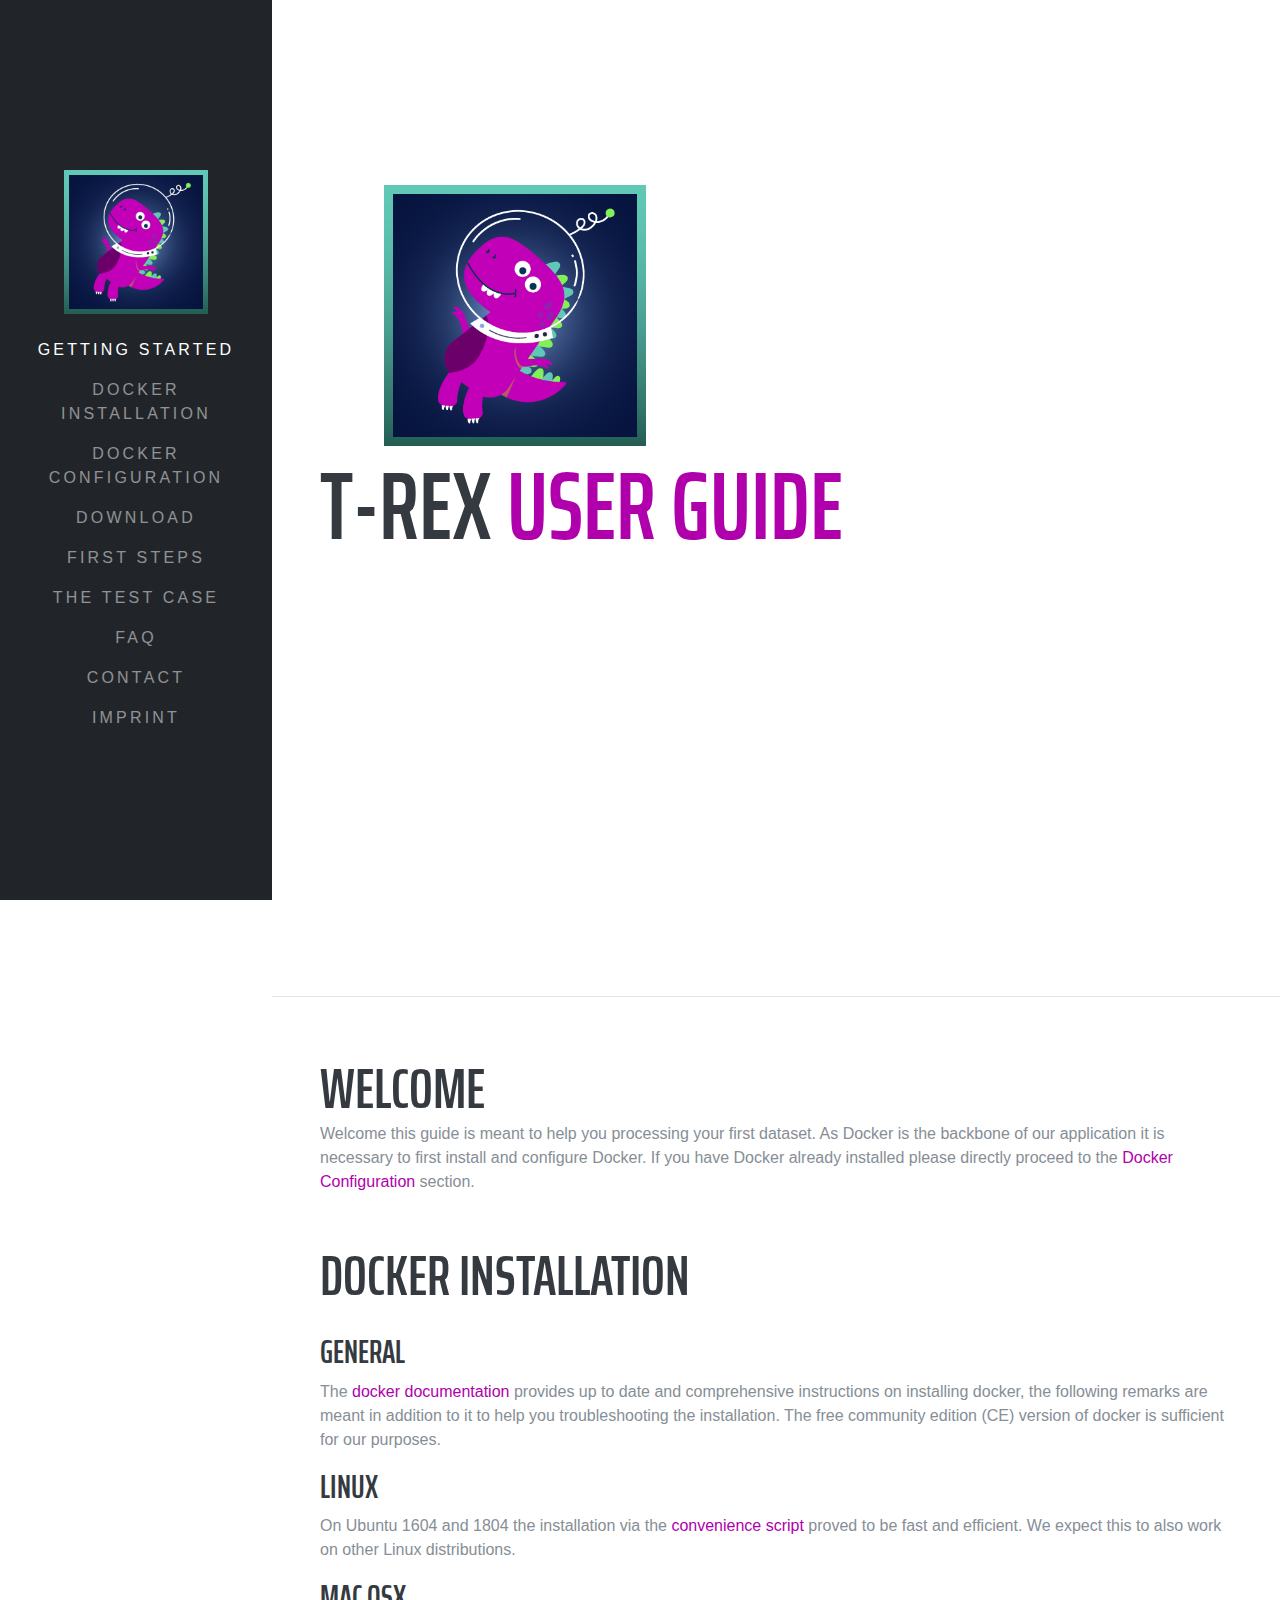
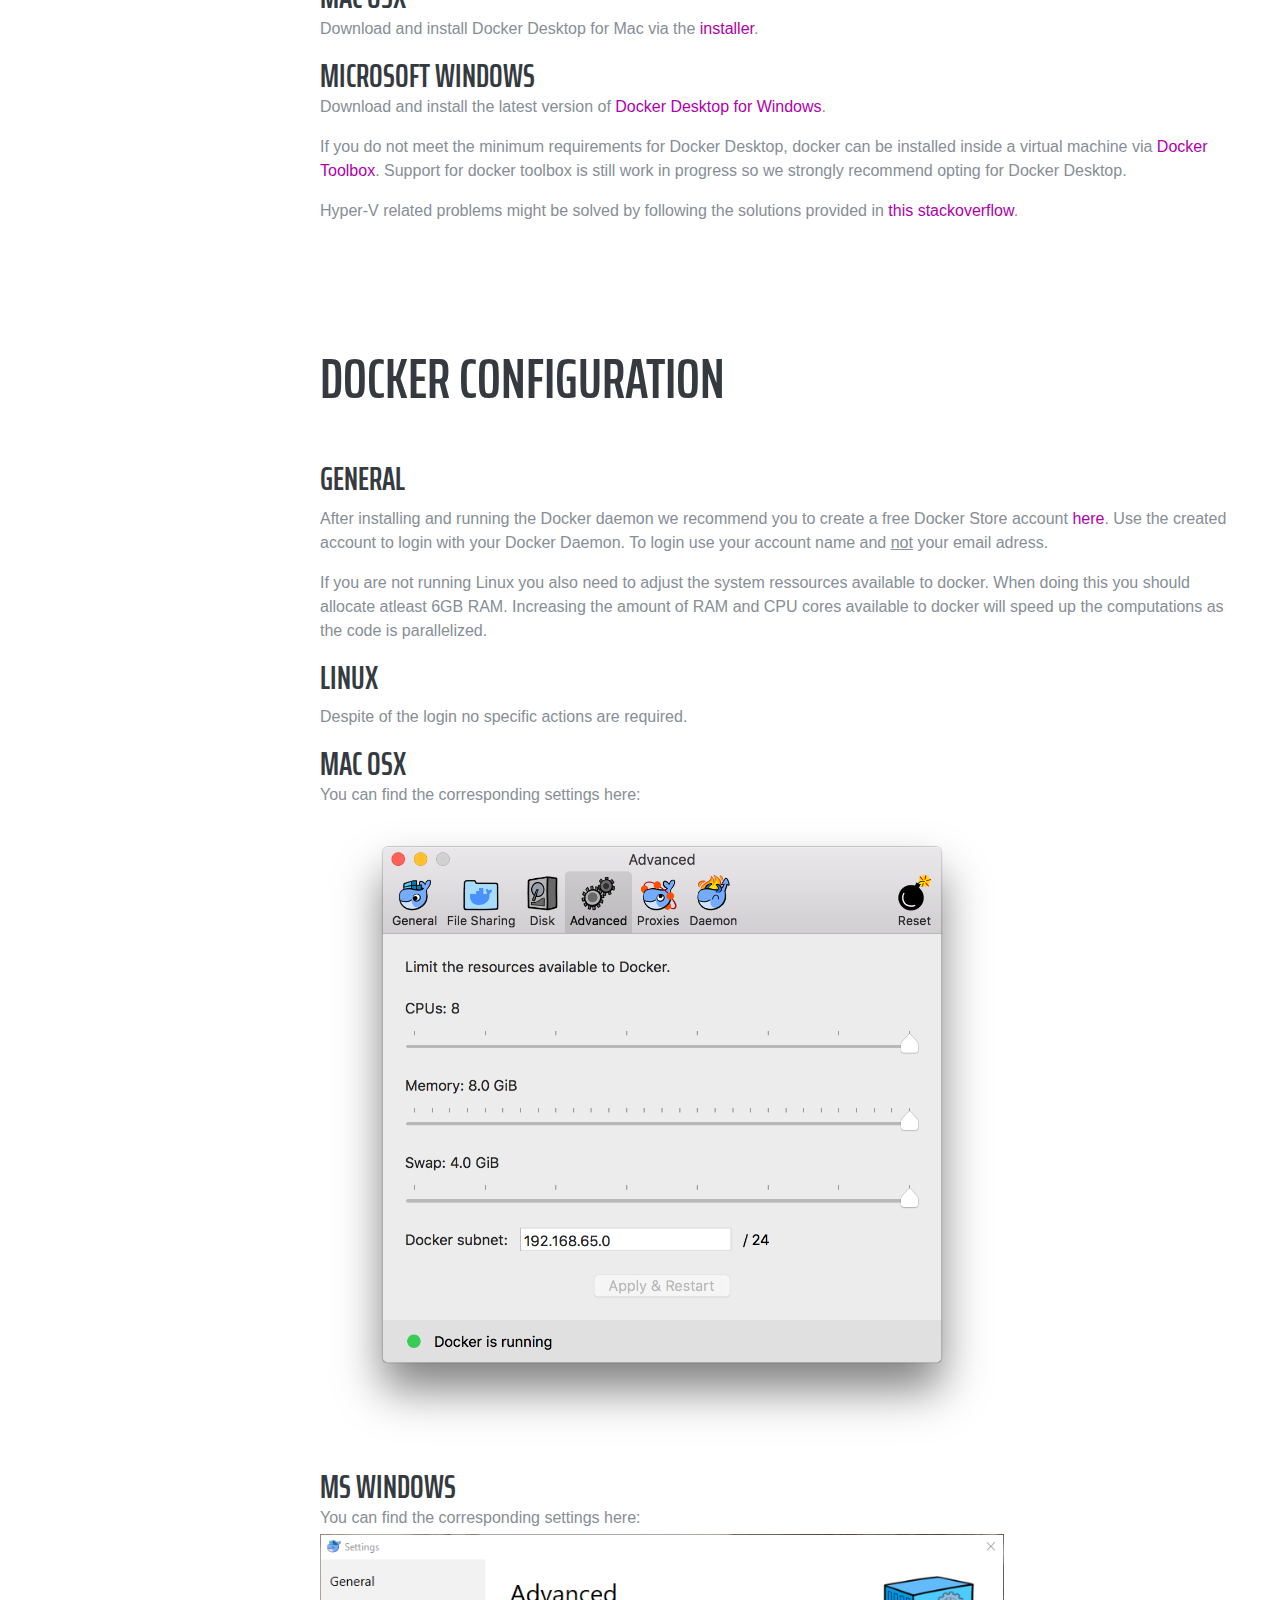
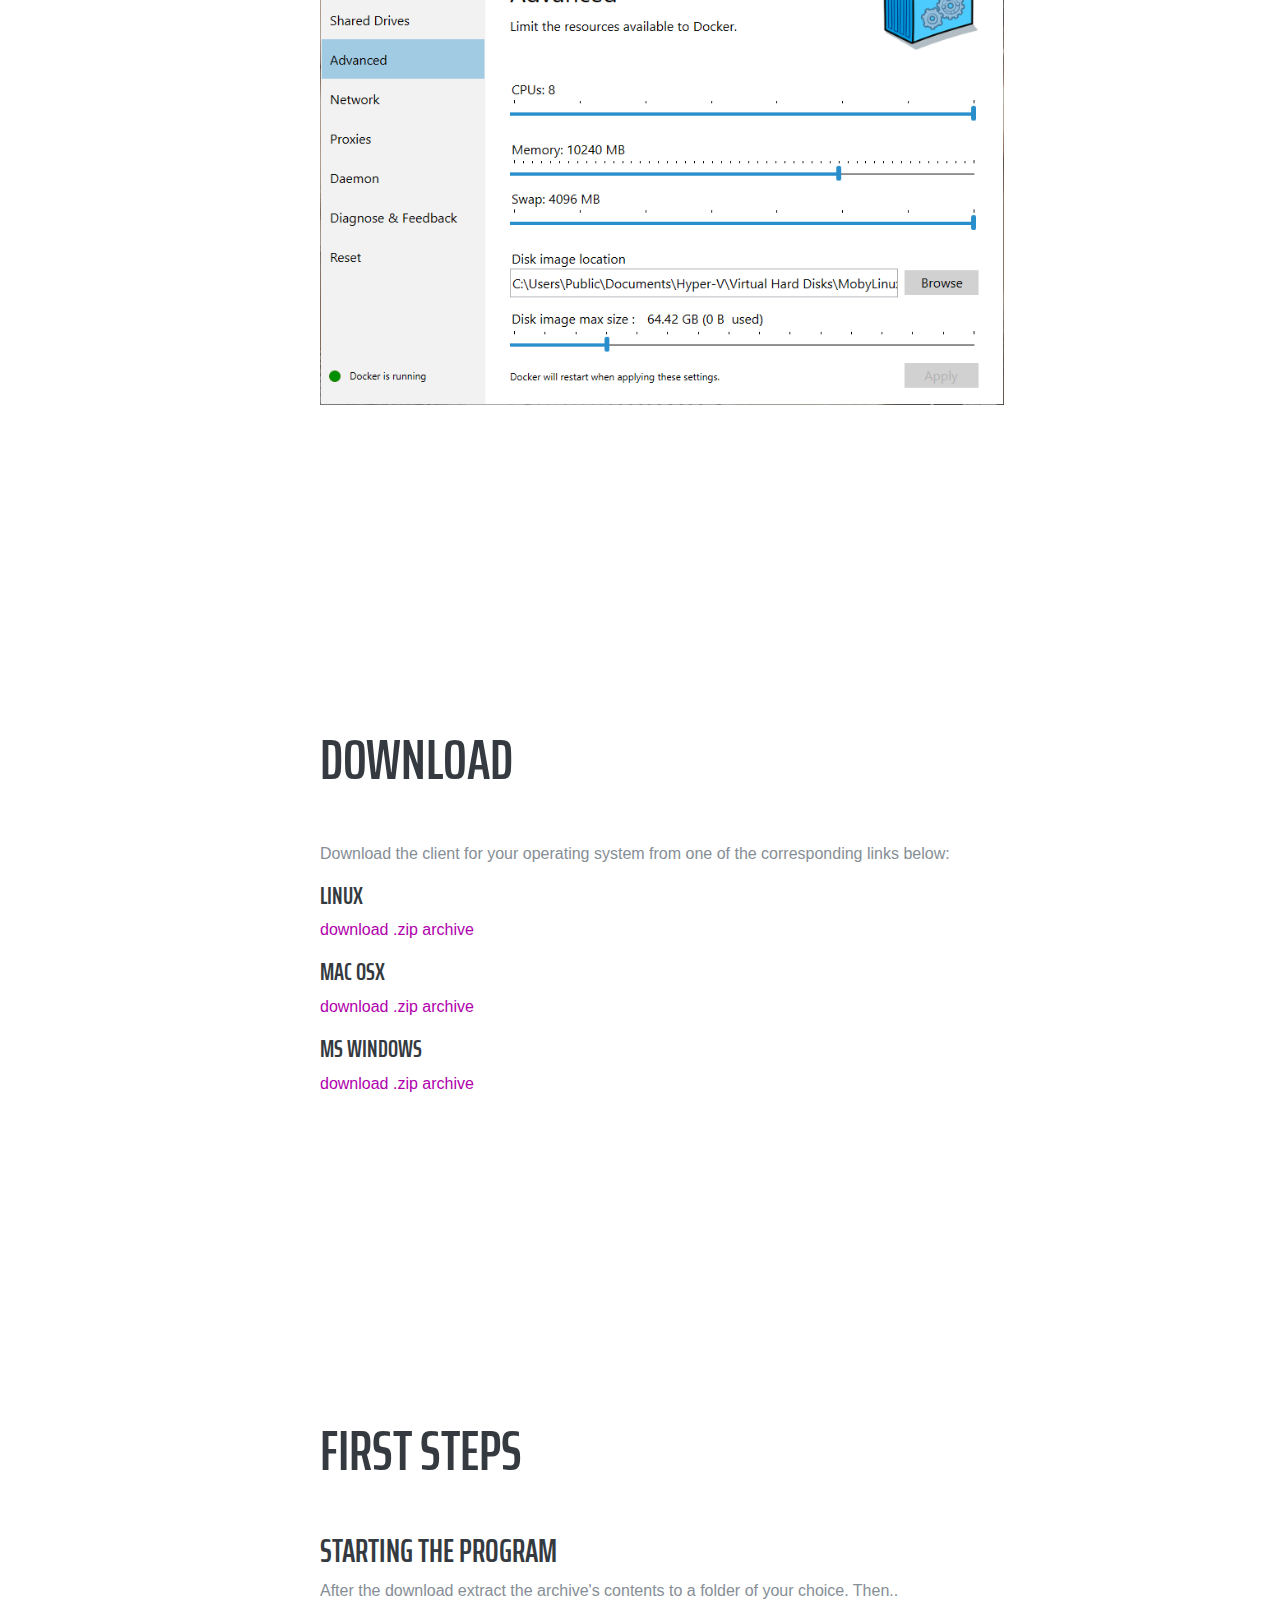
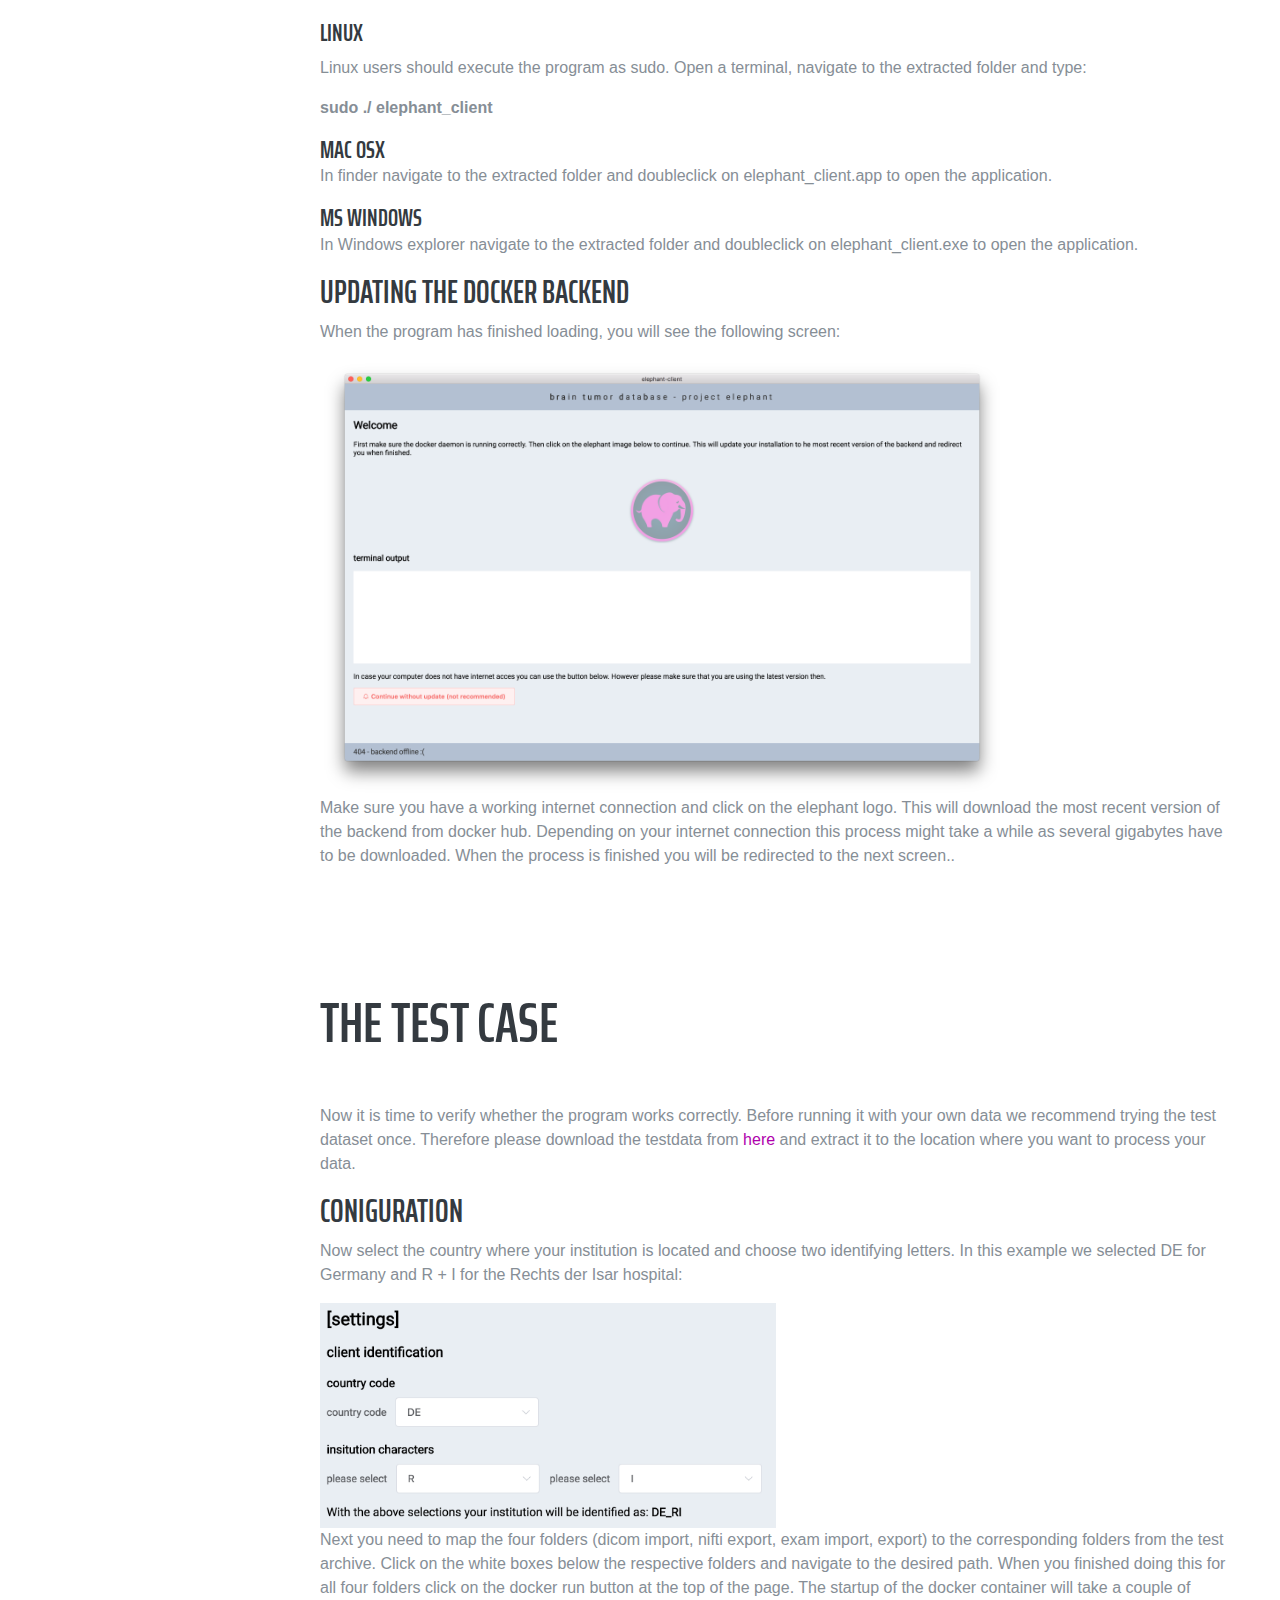
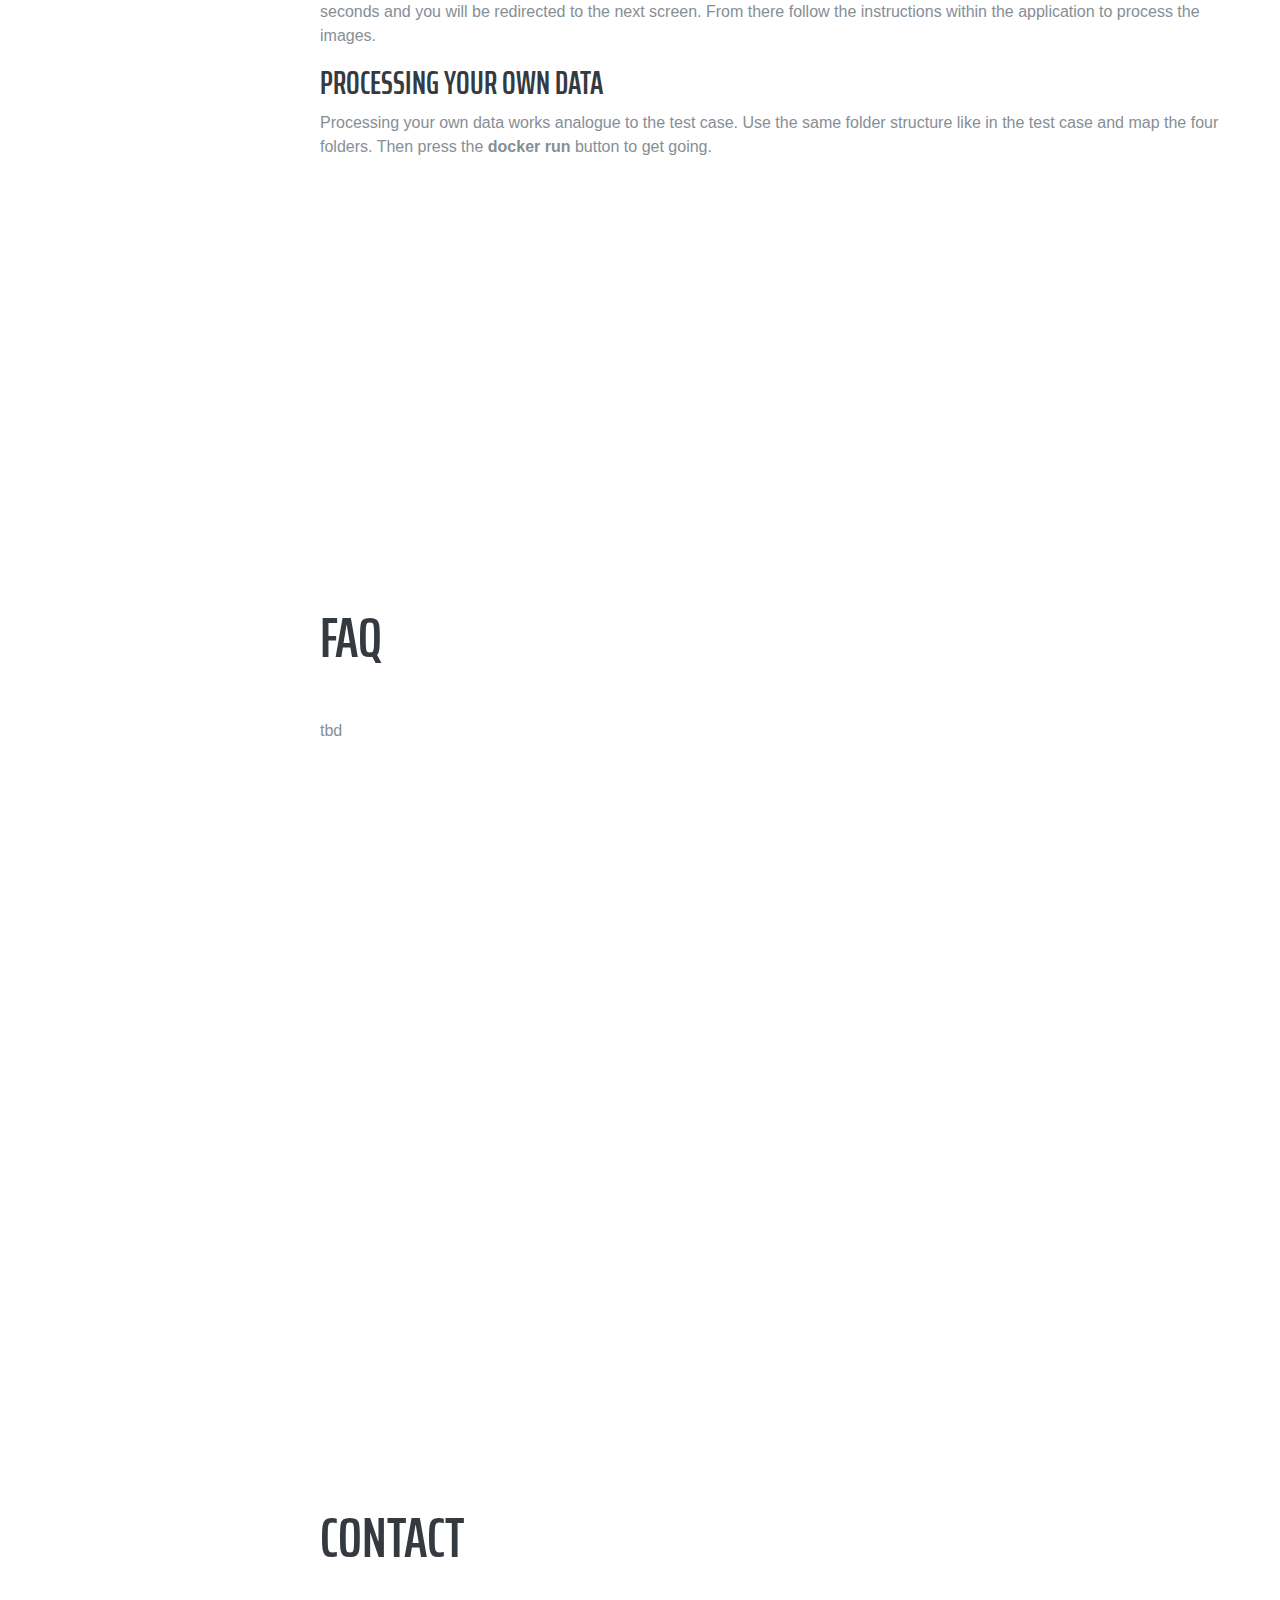
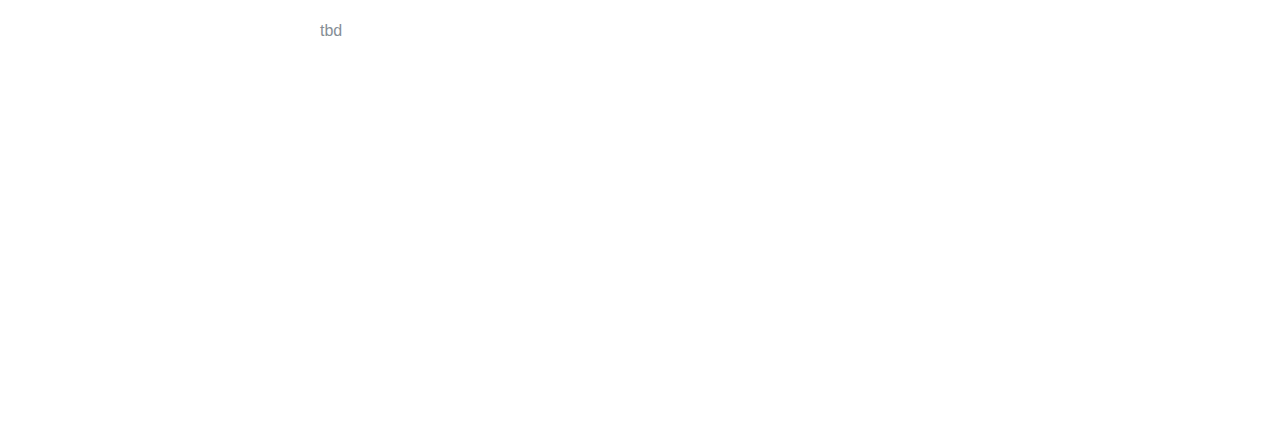
<file: index.html>
<!DOCTYPE html>
<html lang="en">
  <head>
    <meta charset="utf-8" />
    <meta
      name="viewport"
      content="width=device-width, initial-scale=1, shrink-to-fit=no"
    />
    <meta name="description" content="" />
    <meta name="author" content="" />

    <title>t-rex user guide</title>

    <!-- Bootstrap core CSS -->
    <link href="vendor/bootstrap/css/bootstrap.min.css" rel="stylesheet" />

    <!-- Custom fonts for this template -->
    <link
      href="https://fonts.googleapis.com/css?family=Saira+Extra+Condensed:500,700"
      rel="stylesheet"
    />
    <link
      href="https://fonts.googleapis.com/css?family=Muli:400,400i,800,800i"
      rel="stylesheet"
    />
    <link href="vendor/fontawesome-free/css/all.min.css" rel="stylesheet" />

    <!-- Custom styles for this template -->
    <link href="css/resume.min.css" rel="stylesheet" />

    <!--icon-->
    <link rel="shortcut icon" href="/img/icon.ico" />
  </head>

  <body id="page-top">
    <nav
      class="navbar navbar-expand-lg navbar-dark bg-primary fixed-top"
      id="sideNav"
    >
      <a class="navbar-brand js-scroll-trigger" href="#page-top">
        <span class="d-lg-none">
          <img
            class="img-fluid mx-auto mb-0"
            id="mobilelogo"
            src="img/logo.png"
            alt=""
          />
        </span>

        <span class="text-primary d-lg-none">t-rex</span>
        <span class="d-lg-none">guide</span>

        <span class="d-none d-lg-block">
          <img
            class="img-fluid mx-auto mb-2"
            id="logo"
            src="img/logo.png"
            alt=""
          />
        </span>
      </a>
      <button
        class="navbar-toggler"
        type="button"
        data-toggle="collapse"
        data-target="#navbarSupportedContent"
        aria-controls="navbarSupportedContent"
        aria-expanded="false"
        aria-label="Toggle navigation"
      >
        <span class="navbar-toggler-icon"></span>
      </button>
      <div class="collapse navbar-collapse" id="navbarSupportedContent">
        <ul class="navbar-nav">
          <li class="nav-item">
            <a class="nav-link js-scroll-trigger" href="#gettingstarted"
              >getting started</a
            >
          </li>
          <li class="nav-item">
            <a class="nav-link js-scroll-trigger" href="#dockerinstallation"
              >docker installation</a
            >
          </li>
          <li class="nav-item">
            <a class="nav-link js-scroll-trigger" href="#dockerconfiguration"
              >docker configuration</a
            >
          </li>
          <li class="nav-item">
            <a class="nav-link js-scroll-trigger" href="#download">download</a>
          </li>
          <li class="nav-item">
            <a class="nav-link js-scroll-trigger" href="#firststeps"
              >first steps</a
            >
          </li>
          <li class="nav-item">
            <a class="nav-link js-scroll-trigger" href="#testcase"
              >the test case</a
            >
          </li>
          <li class="nav-item">
            <a class="nav-link js-scroll-trigger" href="#faq">FAQ</a>
          </li>
          <li class="nav-item">
            <a class="nav-link js-scroll-trigger" href="#contact">contact</a>
          </li>
          <li class="nav-item">
            <a class="nav-link js-scroll-trigger" href="imprint.html"
              >imprint</a
            >
          </li>
        </ul>
      </div>
    </nav>

    <div class="container-fluid p-0">
      <section
        class="resume-section p-3 p-lg-5 d-flex align-items-center"
        id="gettingstarted"
      >
        <div id="titlepage">
          <div class="w-100">
            <img
              class="img-fluid w-50"
              src="img/logo.png"
              alt=""
              id="welcomelogo"
            />
            <h1 class="mb-3 mt-3">
              t-rex
              <span class="text-primary">user guide</span>
            </h1>
          </div>
        </div>
      </section>

      <hr class="m-0" />

      <section
        class="resume-section p-3 p-lg-5 d-flex align-items-center"
        id="dockerinstallation"
      >
        <div class="my-auto">
          <h2 class="mb-0">Welcome</h2>
          <p>
            Welcome this guide is meant to help you processing your first
            dataset. As Docker is the backbone of our application it is
            necessary to first install and configure Docker. If you have Docker
            already installed please directly proceed to the
            <a href="#dockerconfiguration"> Docker Configuration</a> section.
          </p>

          <h2 class="mb-4 mt-5">docker installation</h2>
          <h3>General</h3>
          <p>
            The
            <a href="https://docs.docker.com/install/" target="_blank"
              >docker documentation</a
            >
            provides up to date and comprehensive instructions on installing
            docker, the following remarks are meant in addition to it to help
            you troubleshooting the installation. The free community edition
            (CE) version of docker is sufficient for our purposes.
          </p>

          <div class="resume-item d-flex flex-column flex-md-row">
            <div class="resume-content mr-auto">
              <h3>Linux</h3>
              <p>
                On Ubuntu 1604 and 1804 the installation via the
                <a
                  href="https://docs.docker.com/install/linux/docker-ce/ubuntu/#install-using-the-convenience-script"
                  target="_blank"
                  >convenience script</a
                >
                proved to be fast and efficient. We expect this to also work on
                other Linux distributions.
              </p>
            </div>
          </div>

          <div class="resume-item d-flex flex-column flex-md-row">
            <div class="resume-content mr-auto">
              <h3 class="mb-0">MAC OSX</h3>
              <p>
                Download and install Docker Desktop for Mac via the
                <a
                  href="https://store.docker.com/editions/community/docker-ce-desktop-mac"
                  target="_blank"
                  >installer</a
                >.
              </p>
            </div>
          </div>

          <div class="resume-item d-flex flex-column flex-md-row">
            <div class="resume-content mr-auto">
              <h3 class="mb-0">Microsoft Windows</h3>
              <p>
                Download and install the latest version of
                <a
                  href="https://docs.docker.com/docker-for-windows/install/"
                  target="_blank"
                  >Docker Desktop for Windows</a
                >.
              </p>
              <p>
                If you do not meet the minimum requirements for Docker Desktop,
                docker can be installed inside a virtual machine via
                <a
                  href="https://docs.docker.com/toolbox/toolbox_install_windows/"
                  target="_blank"
                  >Docker Toolbox</a
                >. Support for docker toolbox is still work in progress so we
                strongly recommend opting for Docker Desktop.
              </p>

              <!--                    https://www.virtualbox.org/manual/ch06.html#natforward
  https://medium.com/@Charles_Stover/fixing-volumes-in-docker-toolbox-4ad5ace0e572
  https://stackoverflow.com/questions/42866013/docker-toolbox-localhost-not-working/42886035
  
  docker-machine create -d virtualbox --virtualbox-cpu-count=2 --virtualbox-memory=6144 --virtualbox-disk-size=80000 default
  -->

              <p>
                Hyper-V related problems might be solved by following the
                solutions provided in
                <a
                  href="https://stackoverflow.com/a/39989990/3485363"
                  target="_blank"
                  >this stackoverflow</a
                >.
              </p>
            </div>
          </div>
        </div>
      </section>

      <section
        class="resume-section p-3 p-lg-5 d-flex align-items-center"
        id="dockerconfiguration"
      >
        <div class="my-auto">
          <h2 class="mb-5">Docker Configuration</h2>

          <h3>General</h3>
          <p>
            After installing and running the Docker daemon we recommend you to
            create a free Docker Store account
            <a
              href="https://store.docker.com/signup?next=%2Feditions%2Fcommunity%2Fdocker-ce-desktop-mac%3Fref%3Dlogin"
              target="_blank"
              >here</a
            >. Use the created account to login with your Docker Daemon. To
            login use your account name and <u>not</u> your email adress.
          </p>

          <p>
            If you are not running Linux you also need to adjust the system
            ressources available to docker. When doing this you should allocate
            atleast 6GB RAM. Increasing the amount of RAM and CPU cores
            available to docker will speed up the computations as the code is
            parallelized.
          </p>

          <div class="resume-item d-flex flex-column flex-md-row">
            <div class="resume-content mr-auto">
              <h3>Linux</h3>
              <p>Despite of the login no specific actions are required.</p>
            </div>
          </div>

          <div class="resume-item d-flex flex-column flex-md-row">
            <div class="resume-content mr-auto">
              <h3 class="mb-0">MAC OSX</h3>
              <p>
                You can find the corresponding settings here:
                <img src="img/res_osx.png" class="w-75 mt-1" />
              </p>
            </div>
          </div>

          <div class="resume-item d-flex flex-column flex-md-row">
            <div class="resume-content mr-auto">
              <h3 class="mb-0">MS Windows</h3>
              <p>
                You can find the corresponding settings here:
                <img src="img/res_win.png" class="w-75 mt-1" />
              </p>
            </div>
          </div>
        </div>
      </section>

      <section
        class="resume-section p-3 p-lg-5 d-flex align-items-center"
        id="download"
      >
        <div class="my-auto">
          <h2 class="mb-5">download</h2>

          <p>
            Download the client for your operating system from one of the
            corresponding links below:
          </p>
          <h4>Linux</h4>
          <p>
            <a href="downloads/elephant_client-linux-x64.zip"
              >download .zip archive</a
            >
          </p>
          <h4>Mac OSX</h4>
          <p>
            <a href="downloads/elephant_client-darwin-x64.zip"
              >download .zip archive</a
            >
          </p>

          <h4>MS Windows</h4>
          <p>
            <a href="downloads/elephant_client-win32-x64.zip"
              >download .zip archive</a
            >
          </p>
        </div>
      </section>

      <section
        class="resume-section p-3 p-lg-5 d-flex align-items-center"
        id="firststeps"
      >
        <div class="my-auto">
          <h2 class="mb-5">first steps</h2>

          <div class="resume-item d-flex flex-column flex-md-row">
            <div class="resume-content mr-auto">
              <h3>starting the program</h3>
              <p>
                After the download extract the archive's contents to a folder of
                your choice. Then..
              </p>
              <h4>Linux</h4>
              <p>
                Linux users should execute the program as sudo. Open a terminal,
                navigate to the extracted folder and type:
              </p>
              <p><b>sudo ./ elephant_client</b></p>
            </div>
          </div>

          <div class="resume-item d-flex flex-column flex-md-row">
            <div class="resume-content mr-auto">
              <h4 class="mb-0">MAC OSX</h4>
              <p>
                In finder navigate to the extracted folder and doubleclick on
                elephant_client.app to open the application.
              </p>
            </div>
          </div>

          <div class="resume-item d-flex flex-column flex-md-row">
            <div class="resume-content mr-auto">
              <h4 class="mb-0">MS Windows</h4>
              <p>
                In Windows explorer navigate to the extracted folder and
                doubleclick on elephant_client.exe to open the application.
              </p>
            </div>
          </div>

          <h3>Updating the docker backend</h3>
          <p>
            When the program has finished loading, you will see the following
            screen:
          </p>
          <img src="img/update.png" class="w-75" />
          <p>
            Make sure you have a working internet connection and click on the
            elephant logo. This will download the most recent version of the
            backend from docker hub. Depending on your internet connection this
            process might take a while as several gigabytes have to be
            downloaded. When the process is finished you will be redirected to
            the next screen..
          </p>
        </div>
      </section>

      <section
        class="resume-section p-3 p-lg-5 d-flex align-items-center"
        id="testcase"
      >
        <div class="my-auto">
          <h2 class="mb-5">the test case</h2>

          <p>
            Now it is time to verify whether the program works correctly. Before
            running it with your own data we recommend trying the test dataset
            once. Therefore please download the testdata from
            <a href="downloads/example_data.zip">here</a> and extract it to the
            location where you want to process your data.
          </p>

          <h3>Coniguration</h3>
          <p>
            Now select the country where your institution is located and choose
            two identifying letters. In this example we selected DE for Germany
            and R + I for the Rechts der Isar hospital:
          </p>
          <img src="img/identification.png" class="w-50" />

          <p>
            Next you need to map the four folders (dicom import, nifti export,
            exam import, export) to the corresponding folders from the test
            archive. Click on the white boxes below the respective folders and
            navigate to the desired path. When you finished doing this for all
            four folders click on the docker run button at the top of the page.
            The startup of the docker container will take a couple of seconds
            and you will be redirected to the next screen. From there follow the
            instructions within the application to process the images.
          </p>

          <h3>Processing your own data</h3>
          <p>
            Processing your own data works analogue to the test case. Use the
            same folder structure like in the test case and map the four
            folders. Then press the <b>docker run</b> button to get going.
          </p>
        </div>
      </section>

      <section
        class="resume-section p-3 p-lg-5 d-flex align-items-center"
        id="faq"
      >
        <div class="my-auto">
          <h2 class="mb-5">FAQ</h2>

          <p>tbd</p>
        </div>
      </section>

      <section
        class="resume-section p-3 p-lg-5 d-flex align-items-center"
        id="contact"
      >
        <div class="my-auto">
          <h2 class="mb-5">contact</h2>

          <p>tbd</p>
        </div>
      </section>
    </div>

    <!-- Bootstrap core JavaScript -->
    <script src="vendor/jquery/jquery.min.js"></script>
    <script src="vendor/bootstrap/js/bootstrap.bundle.min.js"></script>

    <!-- Plugin JavaScript -->
    <script src="vendor/jquery-easing/jquery.easing.min.js"></script>

    <!-- Custom scripts for this template -->
    <script src="js/resume.min.js"></script>
  </body>
</html>
</file>
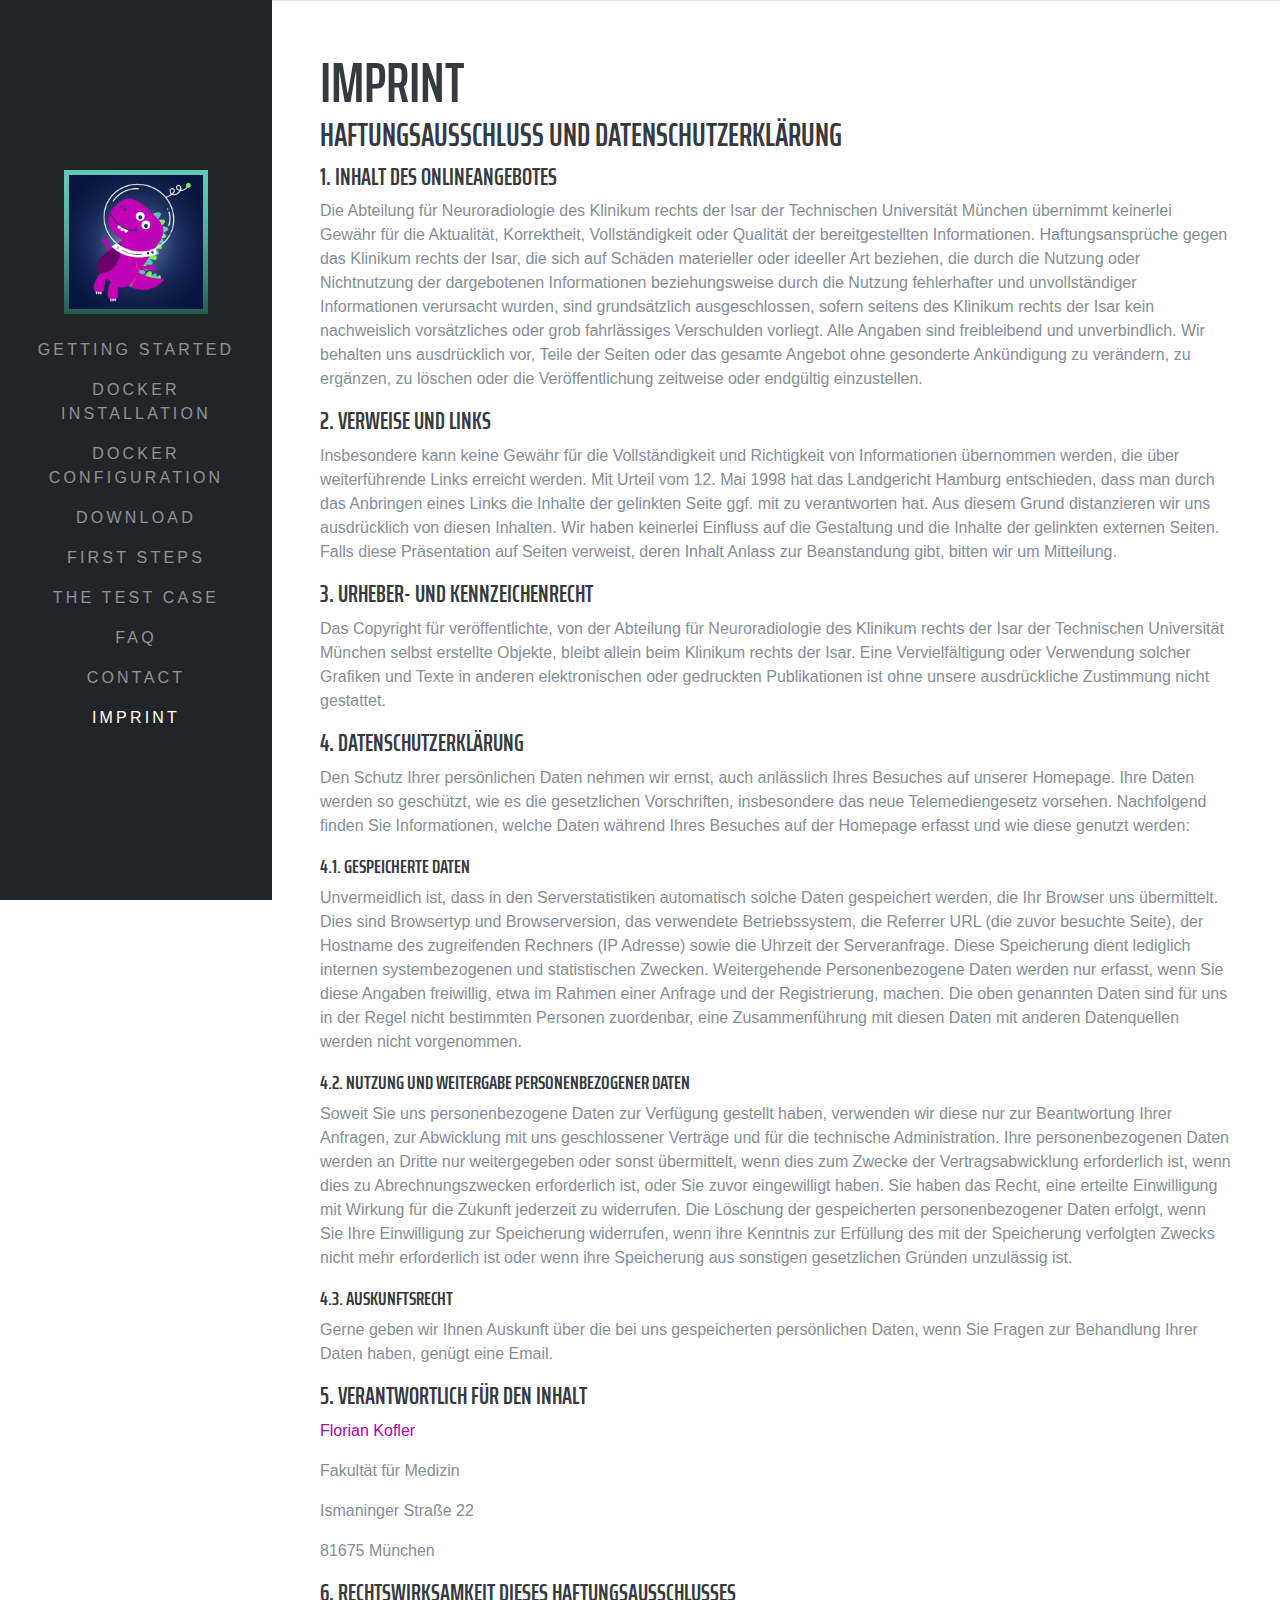
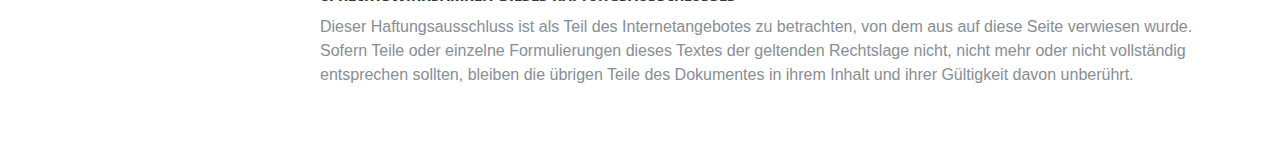
<file: imprint.html>
<!DOCTYPE html>
<html lang="en">
  <head>
    <meta charset="utf-8" />
    <meta
      name="viewport"
      content="width=device-width, initial-scale=1, shrink-to-fit=no"
    />
    <meta name="description" content="" />
    <meta name="author" content="" />

    <title>elephant user guide</title>

    <!-- Bootstrap core CSS -->
    <link href="vendor/bootstrap/css/bootstrap.min.css" rel="stylesheet" />

    <!-- Custom fonts for this template -->
    <link
      href="https://fonts.googleapis.com/css?family=Saira+Extra+Condensed:500,700"
      rel="stylesheet"
    />
    <link
      href="https://fonts.googleapis.com/css?family=Muli:400,400i,800,800i"
      rel="stylesheet"
    />
    <link href="vendor/fontawesome-free/css/all.min.css" rel="stylesheet" />

    <!-- Custom styles for this template -->
    <link href="css/resume.min.css" rel="stylesheet" />

    <!--icon-->
    <link rel="shortcut icon" href="/img/icon.ico" />
  </head>

  <body id="page-top">
    <nav
      class="navbar navbar-expand-lg navbar-dark bg-primary fixed-top"
      id="sideNav"
    >
      <a class="navbar-brand js-scroll-trigger" href="#page-top">
        <span class="d-lg-none">
          <img
            class="img-fluid mx-auto mb-0"
            id="mobilelogo"
            src="img/logo.png"
            alt=""
          />
        </span>

        <span class="text-primary d-lg-none">elephant</span>
        <span class="d-lg-none">guide</span>

        <span class="d-none d-lg-block">
          <img
            class="img-fluid mx-auto mb-2"
            id="logo"
            src="img/logo.png"
            alt=""
          />
        </span>
      </a>
      <button
        class="navbar-toggler"
        type="button"
        data-toggle="collapse"
        data-target="#navbarSupportedContent"
        aria-controls="navbarSupportedContent"
        aria-expanded="false"
        aria-label="Toggle navigation"
      >
        <span class="navbar-toggler-icon"></span>
      </button>
      <div class="collapse navbar-collapse" id="navbarSupportedContent">
        <ul class="navbar-nav">
          <li class="nav-item">
            <a
              class="nav-link js-scroll-trigger"
              href="index.html#gettingstarted"
              >getting started</a
            >
          </li>
          <li class="nav-item">
            <a
              class="nav-link js-scroll-trigger"
              href="index.html#dockerinstallation"
              >docker installation</a
            >
          </li>
          <li class="nav-item">
            <a
              class="nav-link js-scroll-trigger"
              href="index.html#dockerconfiguration"
              >docker configuration</a
            >
          </li>
          <li class="nav-item">
            <a class="nav-link js-scroll-trigger" href="index.html#download"
              >download</a
            >
          </li>
          <li class="nav-item">
            <a class="nav-link js-scroll-trigger" href="index.html#firststeps"
              >first steps</a
            >
          </li>
          <li class="nav-item">
            <a class="nav-link js-scroll-trigger" href="index.html#testcase"
              >the test case</a
            >
          </li>
          <li class="nav-item">
            <a class="nav-link js-scroll-trigger" href="index.html#faq">FAQ</a>
          </li>
          <li class="nav-item">
            <a class="nav-link js-scroll-trigger" href="index.html#contact"
              >contact</a
            >
          </li>
          <li class="nav-item">
            <a class="nav-link js-scroll-trigger" href="#imprint">imprint</a>
          </li>
        </ul>
      </div>
    </nav>

    <div class="container-fluid p-0">
      <hr class="m-0" />

      <section
        class="resume-section p-3 p-lg-5 d-flex align-items-center"
        id="imprint"
      >
        <div class="my-auto">
          <h2 class="mb-0">Imprint</h2>
          <h3>Haftungsausschluss und Datenschutzerklärung</h3>
          <h4>1. Inhalt des Onlineangebotes</h4>
          <p>
            Die Abteilung für Neuroradiologie des Klinikum rechts der Isar der
            Technischen Universität München übernimmt keinerlei Gewähr für die
            Aktualität, Korrektheit, Vollständigkeit oder Qualität der
            bereitgestellten Informationen. Haftungsansprüche gegen das Klinikum
            rechts der Isar, die sich auf Schäden materieller oder ideeller Art
            beziehen, die durch die Nutzung oder Nichtnutzung der dargebotenen
            Informationen beziehungsweise durch die Nutzung fehlerhafter und
            unvollständiger Informationen verursacht wurden, sind grundsätzlich
            ausgeschlossen, sofern seitens des Klinikum rechts der Isar kein
            nachweislich vorsätzliches oder grob fahrlässiges Verschulden
            vorliegt. Alle Angaben sind freibleibend und unverbindlich. Wir
            behalten uns ausdrücklich vor, Teile der Seiten oder das gesamte
            Angebot ohne gesonderte Ankündigung zu verändern, zu ergänzen, zu
            löschen oder die Veröffentlichung zeitweise oder endgültig
            einzustellen.
          </p>

          <h4>2. Verweise und Links</h4>
          <p>
            Insbesondere kann keine Gewähr für die Vollständigkeit und
            Richtigkeit von Informationen übernommen werden, die über
            weiterführende Links erreicht werden. Mit Urteil vom 12. Mai 1998
            hat das Landgericht Hamburg entschieden, dass man durch das
            Anbringen eines Links die Inhalte der gelinkten Seite ggf. mit zu
            verantworten hat. Aus diesem Grund distanzieren wir uns ausdrücklich
            von diesen Inhalten. Wir haben keinerlei Einfluss auf die Gestaltung
            und die Inhalte der gelinkten externen Seiten. Falls diese
            Präsentation auf Seiten verweist, deren Inhalt Anlass zur
            Beanstandung gibt, bitten wir um Mitteilung.
          </p>

          <h4>3. Urheber- und Kennzeichenrecht</h4>
          <p>
            Das Copyright für veröffentlichte, von der Abteilung für
            Neuroradiologie des Klinikum rechts der Isar der Technischen
            Universität München selbst erstellte Objekte, bleibt allein beim
            Klinikum rechts der Isar. Eine Vervielfältigung oder Verwendung
            solcher Grafiken und Texte in anderen elektronischen oder gedruckten
            Publikationen ist ohne unsere ausdrückliche Zustimmung nicht
            gestattet.
          </p>

          <h4>4. Datenschutzerklärung</h4>
          <p>
            Den Schutz Ihrer persönlichen Daten nehmen wir ernst, auch
            anlässlich Ihres Besuches auf unserer Homepage. Ihre Daten werden so
            geschützt, wie es die gesetzlichen Vorschriften, insbesondere das
            neue Telemediengesetz vorsehen. Nachfolgend finden Sie
            Informationen, welche Daten während Ihres Besuches auf der Homepage
            erfasst und wie diese genutzt werden:
          </p>

          <h5>4.1. Gespeicherte Daten</h5>
          <p>
            Unvermeidlich ist, dass in den Serverstatistiken automatisch solche
            Daten gespeichert werden, die Ihr Browser uns übermittelt. Dies sind
            Browsertyp und Browserversion, das verwendete Betriebssystem, die
            Referrer URL (die zuvor besuchte Seite), der Hostname des
            zugreifenden Rechners (IP Adresse) sowie die Uhrzeit der
            Serveranfrage. Diese Speicherung dient lediglich internen
            systembezogenen und statistischen Zwecken. Weitergehende
            Personenbezogene Daten werden nur erfasst, wenn Sie diese Angaben
            freiwillig, etwa im Rahmen einer Anfrage und der Registrierung,
            machen. Die oben genannten Daten sind für uns in der Regel nicht
            bestimmten Personen zuordenbar, eine Zusammenführung mit diesen
            Daten mit anderen Datenquellen werden nicht vorgenommen.
          </p>

          <h5>4.2. Nutzung und Weitergabe personenbezogener Daten</h5>
          <p>
            Soweit Sie uns personenbezogene Daten zur Verfügung gestellt haben,
            verwenden wir diese nur zur Beantwortung Ihrer Anfragen, zur
            Abwicklung mit uns geschlossener Verträge und für die technische
            Administration. Ihre personenbezogenen Daten werden an Dritte nur
            weitergegeben oder sonst übermittelt, wenn dies zum Zwecke der
            Vertragsabwicklung erforderlich ist, wenn dies zu Abrechnungszwecken
            erforderlich ist, oder Sie zuvor eingewilligt haben. Sie haben das
            Recht, eine erteilte Einwilligung mit Wirkung für die Zukunft
            jederzeit zu widerrufen. Die Löschung der gespeicherten
            personenbezogener Daten erfolgt, wenn Sie Ihre Einwilligung zur
            Speicherung widerrufen, wenn ihre Kenntnis zur Erfüllung des mit der
            Speicherung verfolgten Zwecks nicht mehr erforderlich ist oder wenn
            ihre Speicherung aus sonstigen gesetzlichen Gründen unzulässig ist.
          </p>

          <h5>4.3. Auskunftsrecht</h5>
          <p>
            Gerne geben wir Ihnen Auskunft über die bei uns gespeicherten
            persönlichen Daten, wenn Sie Fragen zur Behandlung Ihrer Daten
            haben, genügt eine Email.
          </p>

          <h4>5. Verantwortlich für den Inhalt</h4>
          <div id="adress">
            <p>
              <a href="mailto:florian.kofler  {{ [[at]] }} tum.de"
                >Florian Kofler</a
              >
            </p>
            <p>Fakultät für Medizin</p>
            <p>Ismaninger Straße 22</p>
            <p>81675 München</p>
          </div>
          <p></p>

          <h4>6. Rechtswirksamkeit dieses Haftungsausschlusses</h4>
          <p>
            Dieser Haftungsausschluss ist als Teil des Internetangebotes zu
            betrachten, von dem aus auf diese Seite verwiesen wurde. Sofern
            Teile oder einzelne Formulierungen dieses Textes der geltenden
            Rechtslage nicht, nicht mehr oder nicht vollständig entsprechen
            sollten, bleiben die übrigen Teile des Dokumentes in ihrem Inhalt
            und ihrer Gültigkeit davon unberührt.
          </p>
        </div>
      </section>
    </div>

    <!-- Bootstrap core JavaScript -->
    <script src="vendor/jquery/jquery.min.js"></script>
    <script src="vendor/bootstrap/js/bootstrap.bundle.min.js"></script>

    <!-- Plugin JavaScript -->
    <script src="vendor/jquery-easing/jquery.easing.min.js"></script>

    <!-- Custom scripts for this template -->
    <script src="js/resume.min.js"></script>
  </body>
</html>
</file>
<file: css/resume.min.css>
/*!
 * Start Bootstrap - t-rex_guide v1.0.0 (https://bratum.mgruber.eu/)
 * Copyright 2013-2019 Florian Kofler
 * Licensed under MIT (https://github.com/BlackrockDigital/t-rex_guide/blob/master/LICENSE)
 */body{font-family:"Open Sans",-apple-system,BlinkMacSystemFont,"Segoe UI",Roboto,"Helvetica Neue",Arial,sans-serif,"Apple Color Emoji","Segoe UI Emoji","Segoe UI Symbol","Noto Color Emoji";padding-top:54px;color:#868e96}@media (min-width:992px){body{padding-top:0;padding-left:17rem}}h1,h2,h3,h4,h5,h6{font-family:"Saira Extra Condensed",-apple-system,BlinkMacSystemFont,"Segoe UI",Roboto,"Helvetica Neue",Arial,sans-serif,"Apple Color Emoji","Segoe UI Emoji","Segoe UI Symbol","Noto Color Emoji";font-weight:600;text-transform:uppercase;color:#343a40}h1{font-size:6rem;line-height:5.5rem}h2{font-size:3.5rem}h3{font-size:2rem}p.lead{font-size:1.15rem;font-weight:400}#titlepage{min-height:100%;min-height:100vh;padding-top:15%}#welcomelogo{margin-left:4em}.subheading{text-transform:uppercase;font-weight:500;font-family:"Saira Extra Condensed",-apple-system,BlinkMacSystemFont,"Segoe UI",Roboto,"Helvetica Neue",Arial,sans-serif,"Apple Color Emoji","Segoe UI Emoji","Segoe UI Symbol","Noto Color Emoji";font-size:1.5rem}.social-icons a{display:inline-block;height:3.5rem;width:3.5rem;background-color:#495057;color:#fff!important;border-radius:100%;text-align:center;font-size:1.5rem;line-height:3.5rem;margin-right:1rem}.social-icons a:last-child{margin-right:0}.social-icons a:hover{background-color:#af00ac}.dev-icons{font-size:3rem}.dev-icons .list-inline-item i:hover{color:#af00ac}#sideNav .navbar-nav .nav-item .nav-link{font-weight:200;letter-spacing:.2rem;text-transform:uppercase}#sideNav .navbar-toggler:focus{outline-color:#fc00f7}#mobilelogo{width:2.4rem}#logo{width:9rem}@media (min-width:992px){#sideNav{text-align:center;position:fixed;top:0;left:0;display:-webkit-box;display:-ms-flexbox;display:flex;-webkit-box-orient:vertical;-webkit-box-direction:normal;-ms-flex-direction:column;flex-direction:column;width:17rem;height:100vh}#sideNav .navbar-brand{display:-webkit-box;display:-ms-flexbox;display:flex;margin:auto auto 0;padding:.5rem}#sideNav .navbar-brand .img-profile{max-width:10rem;max-height:10rem;border:.5rem solid rgba(255,255,255,.2)}#sideNav .navbar-collapse{display:-webkit-box;display:-ms-flexbox;display:flex;-webkit-box-align:start;-ms-flex-align:start;align-items:flex-start;-webkit-box-flex:0;-ms-flex-positive:0;flex-grow:0;width:100%;margin-bottom:auto}#sideNav .navbar-collapse .navbar-nav{-webkit-box-orient:vertical;-webkit-box-direction:normal;-ms-flex-direction:column;flex-direction:column;width:100%}#sideNav .navbar-collapse .navbar-nav .nav-item{display:block}#sideNav .navbar-collapse .navbar-nav .nav-item .nav-link{display:block}}section.resume-section{padding-top:5rem!important;padding-bottom:5rem!important;max-width:75rem}section.resume-section .resume-item .resume-date{min-width:none}@media (min-width:768px){section.resume-section{min-height:100vh}section.resume-section .resume-item .resume-date{min-width:18rem}}@media (min-width:992px){section.resume-section{padding-top:3rem!important;padding-bottom:3rem!important}}.bg-primary{background-color:#212529!important}.text-primary{color:#af00ac!important}a{color:#af00ac}a:active,a:focus,a:hover{color:#630061}
</file>
